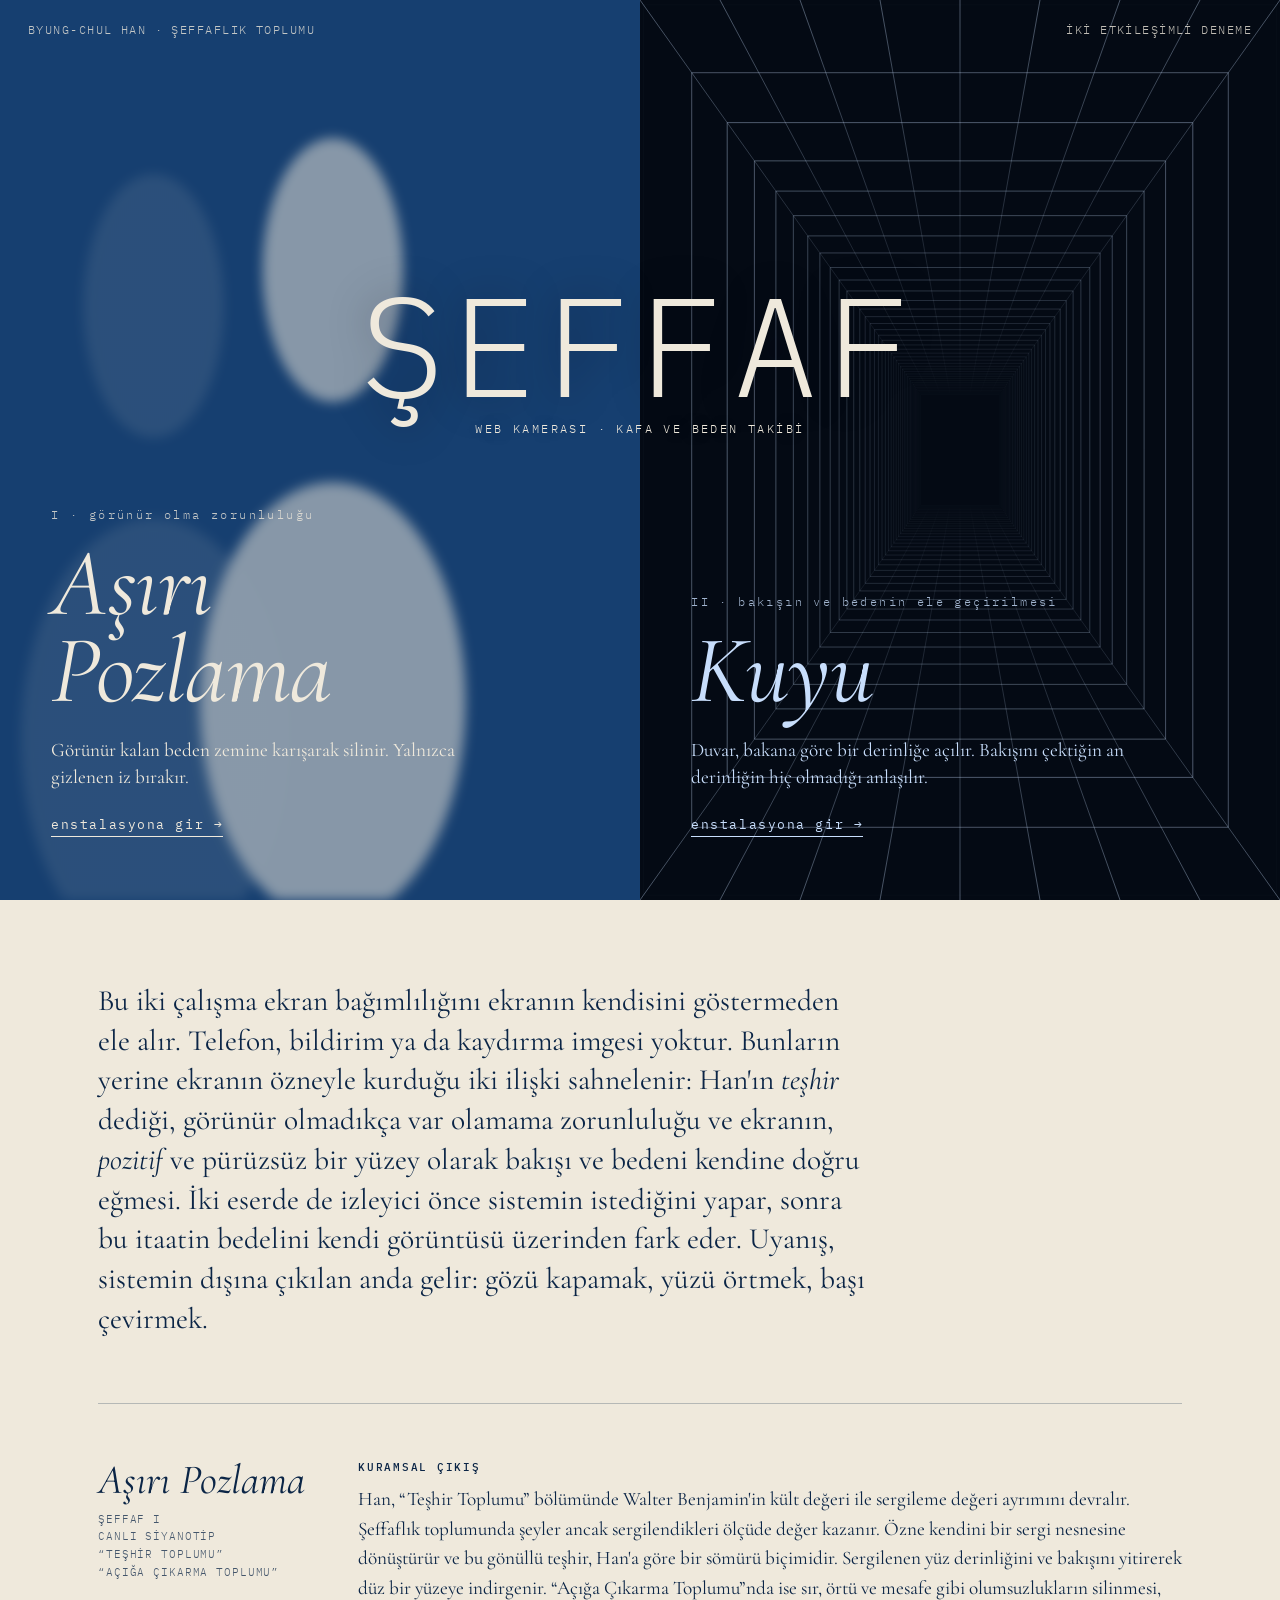
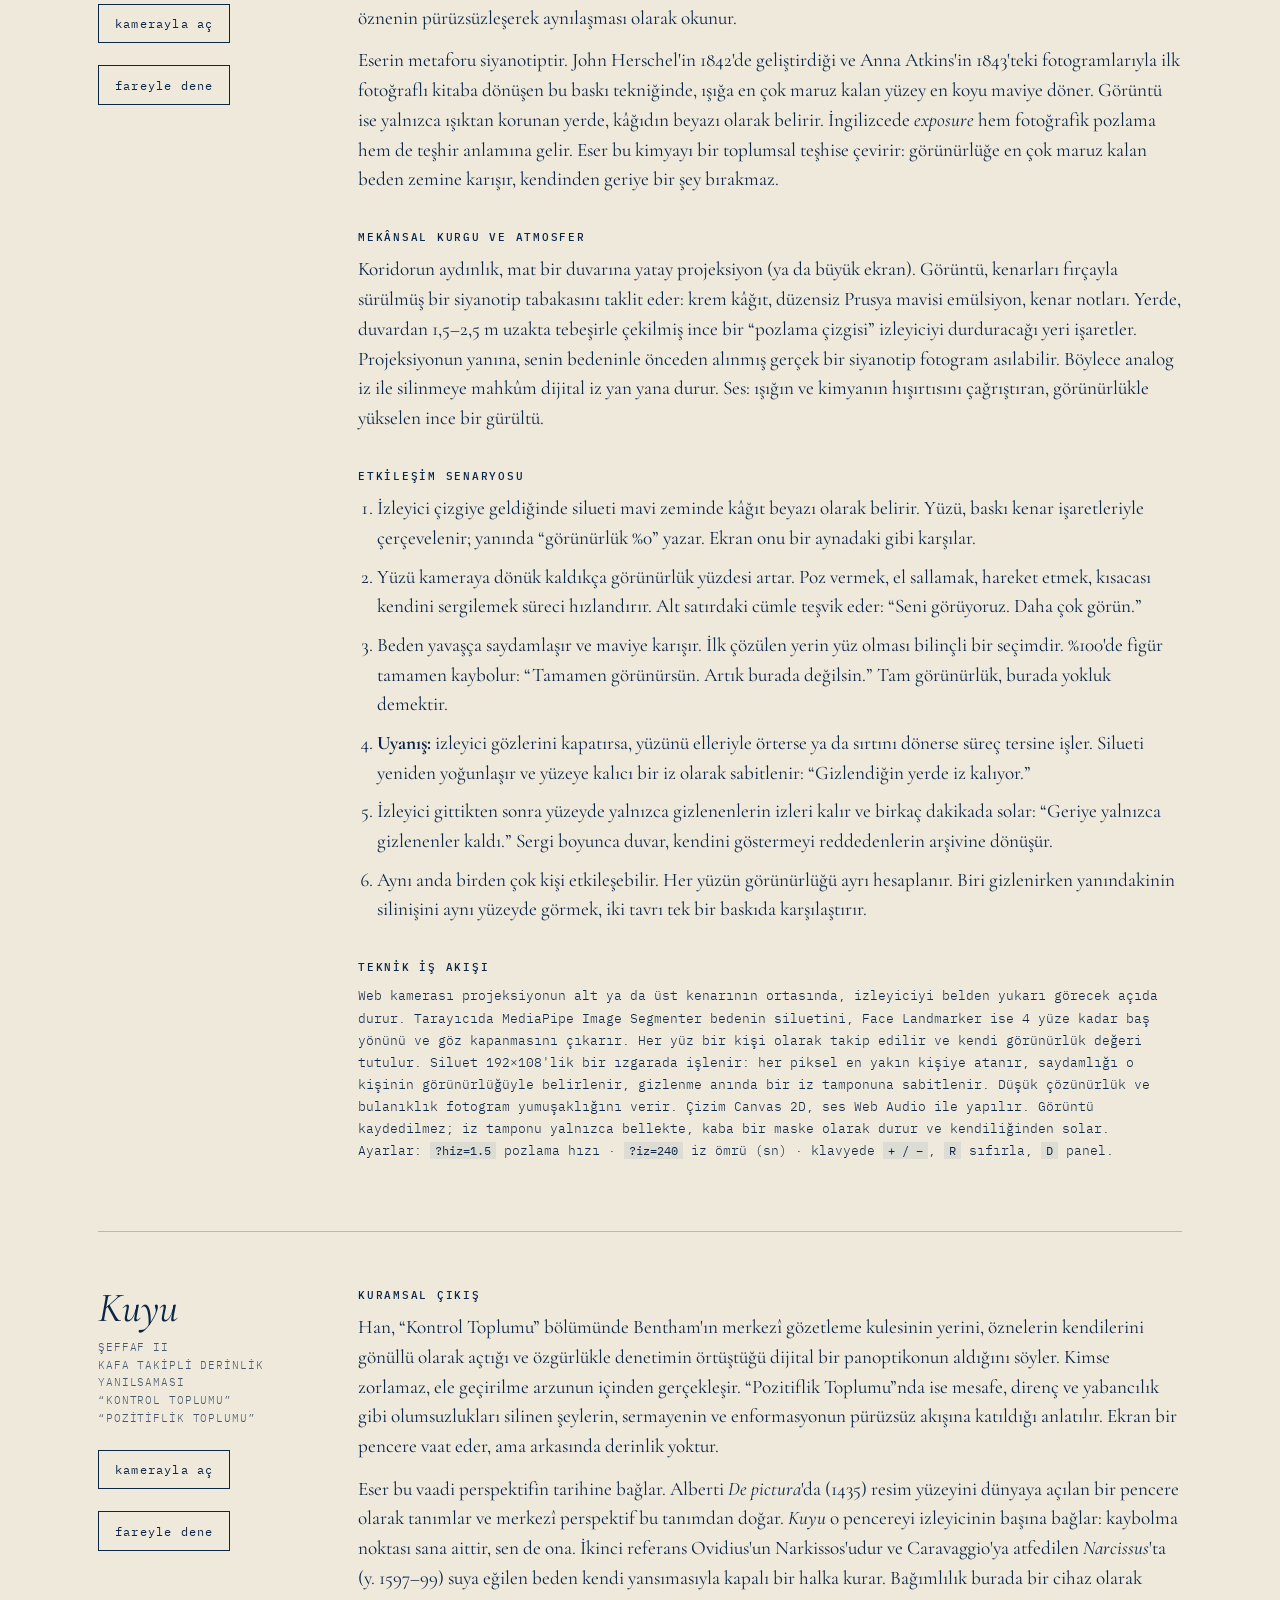
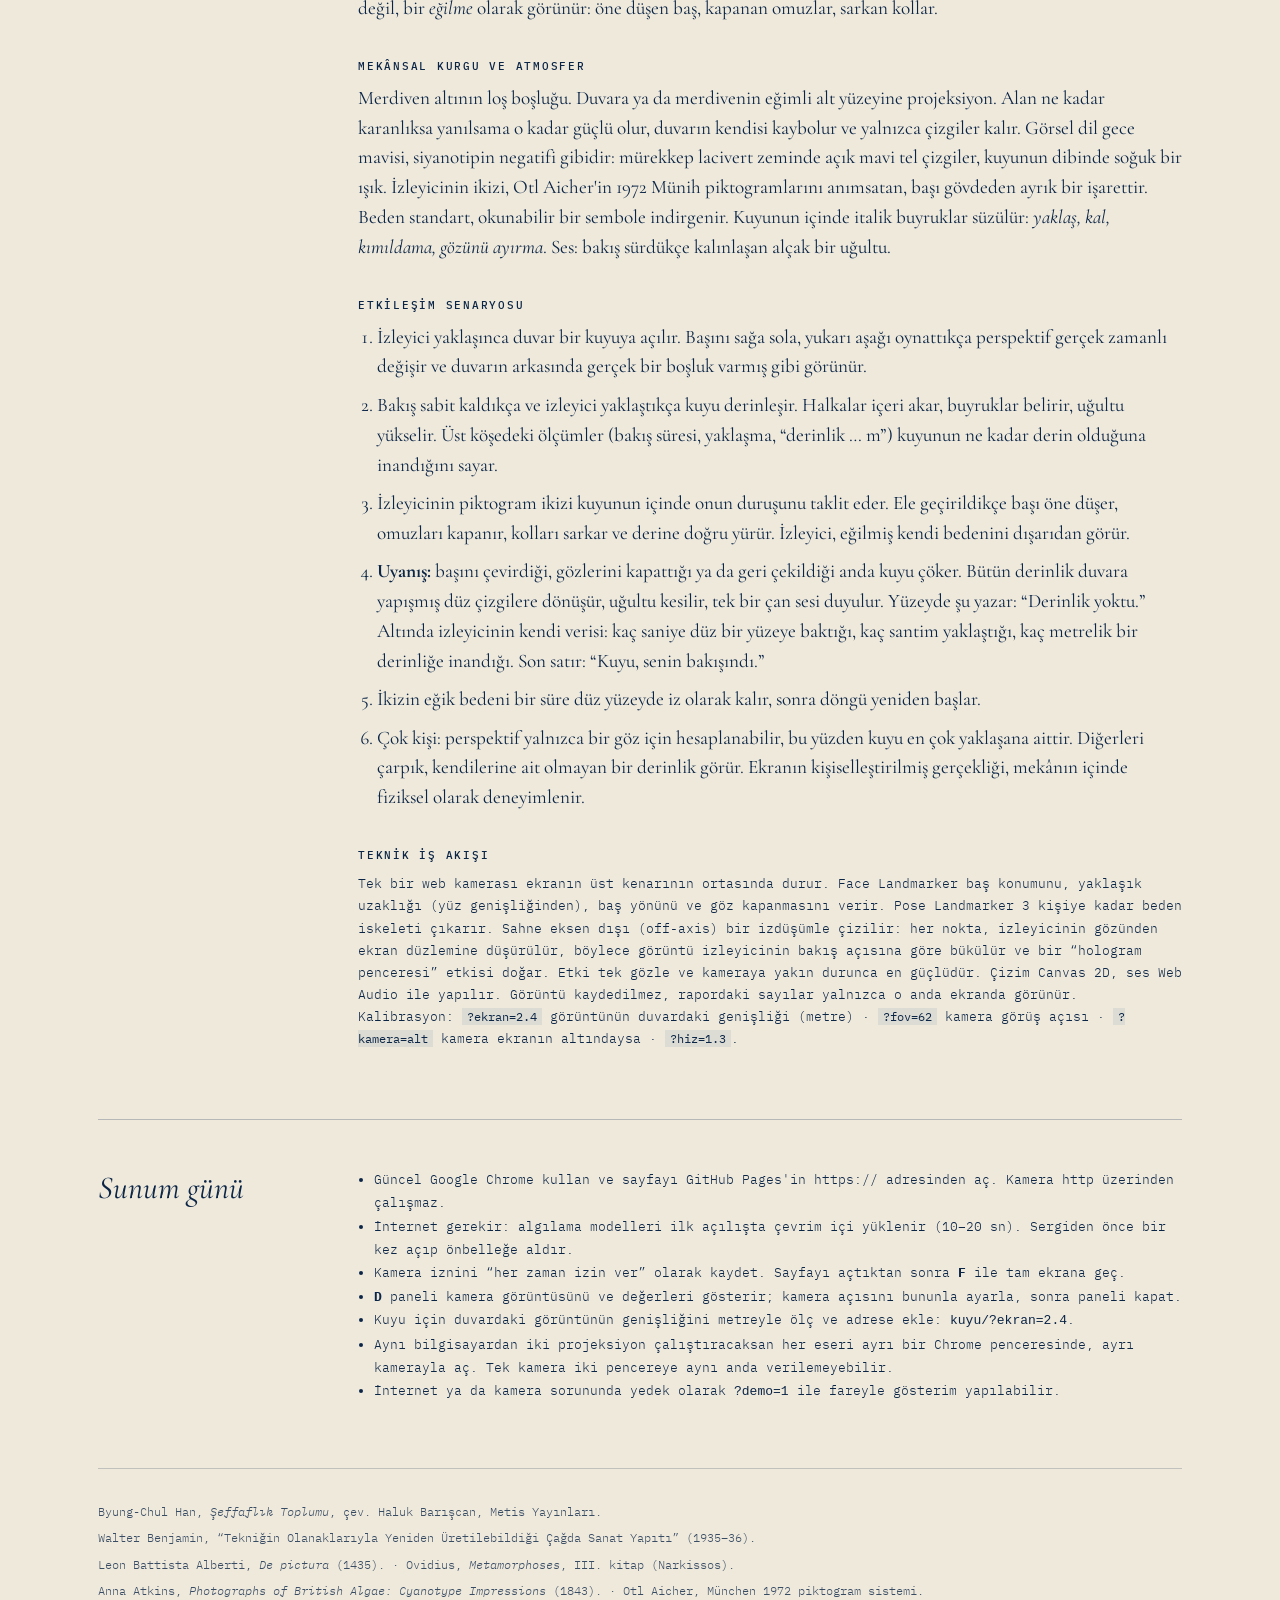
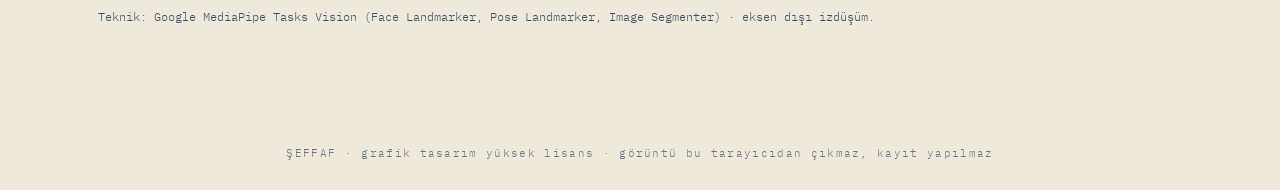
<file: index.html>
<!doctype html>
<html lang="tr">
<head>
<meta charset="utf-8">
<meta name="viewport" content="width=device-width, initial-scale=1">
<title>ŞEFFAF — Şeffaflık Toplumu üzerine iki etkileşimli deneme</title>
<meta name="description" content="Byung-Chul Han'ın Şeffaflık Toplumu'ndan yola çıkan, web kamerasıyla çalışan iki etkileşimli enstalasyon: Aşırı Pozlama ve Kuyu.">
<link rel="preconnect" href="https://fonts.googleapis.com">
<link rel="preconnect" href="https://fonts.gstatic.com" crossorigin>
<link href="https://fonts.googleapis.com/css2?family=Cormorant+Garamond:ital,wght@0,400;0,500;1,400;1,500&family=IBM+Plex+Mono:wght@300;400;500&display=swap" rel="stylesheet">
<style>
  :root {
    --siyano: #163f70; --siyano-koyu: #0b2546; --kagit: #efe9dc; --gece: #040a14; --cizgi: #c8defc;
    --mono: "IBM Plex Mono", ui-monospace, Menlo, monospace;
    --serif: "Cormorant Garamond", Garamond, "Times New Roman", serif;
  }
  * { box-sizing: border-box; }
  html { scroll-behavior: smooth; }
  body { margin: 0; background: var(--kagit); color: var(--siyano-koyu); font-family: var(--serif); -webkit-font-smoothing: antialiased; }
  a { color: inherit; }
  .mono { font-family: var(--mono); }

  /* Açılış */
  .ust-bant { position: absolute; top: 0; left: 0; right: 0; display: flex; justify-content: space-between; padding: 22px 28px; font: 300 12px/1.4 var(--mono); letter-spacing: .12em; text-transform: uppercase; z-index: 3; color: #efe9dc; opacity: .8; }
  .giris { position: relative; display: grid; grid-template-columns: 1fr 1fr; min-height: 100vh; }
  .yari { position: relative; display: flex; flex-direction: column; justify-content: flex-end; padding: 0 clamp(24px, 4vw, 64px) clamp(40px, 7vh, 90px); text-decoration: none; overflow: hidden; }
  .yari .no { font: 300 12px var(--mono); letter-spacing: .2em; margin-bottom: 1.2rem; opacity: .8; }
  .yari h2 { font-weight: 400; font-style: italic; font-size: clamp(3rem, 7.5vw, 7.5rem); line-height: .9; margin: 0 0 1.4rem; letter-spacing: -.015em; }
  .yari p { font-size: clamp(1.1rem, 1.5vw, 1.4rem); line-height: 1.4; max-width: 28rem; margin: 0 0 1.6rem; }
  .yari .git { font: 400 13px var(--mono); letter-spacing: .12em; border-bottom: 1px solid currentColor; align-self: flex-start; padding-bottom: 3px; }
  .yari .gorsel { position: absolute; inset: 0; z-index: 0; }
  .yari > *:not(.gorsel) { position: relative; z-index: 1; }

  .poz { background: var(--siyano); color: var(--kagit); }
  .poz .gorsel { background:
      radial-gradient(ellipse 18% 24% at 52% 30%, rgba(239,233,220,.95) 60%, transparent 62%),
      radial-gradient(ellipse 34% 40% at 52% 78%, rgba(239,233,220,.95) 60%, transparent 62%),
      radial-gradient(ellipse 18% 24% at 24% 34%, rgba(239,233,220,.18) 60%, transparent 62%),
      radial-gradient(ellipse 34% 40% at 24% 82%, rgba(239,233,220,.18) 60%, transparent 62%);
    filter: blur(6px); opacity: .55; transition: opacity 1.2s ease; }
  .poz:hover .gorsel { opacity: .12; }

  .kuyu { background: var(--gece); color: var(--cizgi); }
  .kuyu .gorsel { opacity: .9; width: 100%; height: 100%; display: block; }

  .baslik { position: absolute; left: 50%; top: 40%; transform: translate(-50%, -50%); z-index: 2; text-align: center; pointer-events: none; color: #efe9dc; text-shadow: 0 0 40px rgba(4,10,20,.35); }
  .baslik h1 { font: 500 clamp(3.4rem, 11vw, 10rem)/0.85 var(--mono); letter-spacing: .06em; margin: 0; font-weight: 300; }
  .baslik p { font: 300 12px var(--mono); letter-spacing: .2em; text-transform: uppercase; margin: 1rem 0 0; }

  /* Metin */
  main { max-width: 1180px; margin: 0 auto; padding: clamp(48px, 9vh, 120px) clamp(22px, 4vw, 48px); }
  .on { font-size: clamp(1.4rem, 2.3vw, 2rem); line-height: 1.35; max-width: 48rem; margin: 0 0 4rem; }
  .on em { font-style: italic; }
  .eser { display: grid; grid-template-columns: 220px 1fr; gap: 2.5rem; padding: 3.5rem 0; border-top: 1px solid rgba(11,37,70,.25); }
  .eser .yan h3 { font-weight: 400; font-style: italic; font-size: 2.6rem; line-height: 1; margin: 0 0 .6rem; }
  .eser .yan .etiket { font: 300 11px/1.6 var(--mono); letter-spacing: .08em; text-transform: uppercase; opacity: .75; }
  .eser .yan a.dene { display: inline-block; margin-top: 1.4rem; font: 400 12px var(--mono); letter-spacing: .1em; padding: .7rem 1rem; border: 1px solid currentColor; text-decoration: none; }
  .eser .yan a.dene + a.dene { margin-top: .6rem; opacity: .7; }
  .eser h4 { font: 500 11px var(--mono); letter-spacing: .16em; text-transform: uppercase; margin: 2.2rem 0 .7rem; }
  .eser h4:first-child { margin-top: 0; }
  .eser p, .eser li { font-size: 1.2rem; line-height: 1.55; margin: 0 0 .8rem; }
  .eser ol { padding-left: 1.2rem; margin: 0; }
  .eser li { margin-bottom: .55rem; }
  .eser .teknik { font: 300 13px/1.7 var(--mono); }
  .eser code { font: 400 12px var(--mono); background: rgba(22,63,112,.08); padding: 1px 5px; }
  .kurulum { border-top: 1px solid rgba(11,37,70,.25); padding-top: 3rem; display: grid; grid-template-columns: 220px 1fr; gap: 2.5rem; }
  .kurulum h3 { font-weight: 400; font-style: italic; font-size: 2rem; margin: 0; }
  .kurulum ul { font: 300 13px/1.8 var(--mono); padding-left: 1rem; margin: 0; }
  .kaynak { margin-top: 4rem; font: 300 12px/1.8 var(--mono); opacity: .8; border-top: 1px solid rgba(11,37,70,.25); padding-top: 2rem; }
  .kaynak p { margin: 0 0 .3rem; }
  footer { font: 300 11px var(--mono); letter-spacing: .12em; text-align: center; padding: 2rem; opacity: .6; }

  @media (max-width: 820px) {
    .giris { grid-template-columns: 1fr; }
    .yari { min-height: 70vh; }
    .baslik { top: 12%; }
    .eser, .kurulum { grid-template-columns: 1fr; gap: 1.2rem; }
  }
</style>
</head>
<body>

<div class="ust-bant"><span>Byung-Chul Han · Şeffaflık Toplumu</span><span>iki etkileşimli deneme</span></div>

<section class="giris">
  <a class="yari poz" href="asiri-pozlama/">
    <div class="gorsel"></div>
    <div class="no">I · görünür olma zorunluluğu</div>
    <h2>Aşırı<br>Pozlama</h2>
    <p>Görünür kalan beden zemine karışarak silinir. Yalnızca gizlenen iz bırakır.</p>
    <span class="git">enstalasyona gir →</span>
  </a>
  <a class="yari kuyu" href="kuyu/">
    <canvas class="gorsel" id="kuyuOnizleme"></canvas>
    <div class="no">II · bakışın ve bedenin ele geçirilmesi</div>
    <h2>Kuyu</h2>
    <p>Duvar, bakana göre bir derinliğe açılır. Bakışını çektiğin an derinliğin hiç olmadığı anlaşılır.</p>
    <span class="git">enstalasyona gir →</span>
  </a>
  <div class="baslik"><h1>ŞEFFAF</h1><p>web kamerası · kafa ve beden takibi</p></div>
</section>

<main>
  <p class="on">Bu iki çalışma ekran bağımlılığını ekranın kendisini göstermeden ele alır. Telefon, bildirim ya da kaydırma imgesi yoktur. Bunların yerine ekranın özneyle kurduğu iki ilişki sahnelenir: Han'ın <em>teşhir</em> dediği, görünür olmadıkça var olamama zorunluluğu ve ekranın, <em>pozitif</em> ve pürüzsüz bir yüzey olarak bakışı ve bedeni kendine doğru eğmesi. İki eserde de izleyici önce sistemin istediğini yapar, sonra bu itaatin bedelini kendi görüntüsü üzerinden fark eder. Uyanış, sistemin dışına çıkılan anda gelir: gözü kapamak, yüzü örtmek, başı çevirmek.</p>

  <!-- I -->
  <section class="eser" id="asiri-pozlama">
    <div class="yan">
      <h3>Aşırı Pozlama</h3>
      <div class="etiket">ŞEFFAF I<br>canlı siyanotip<br>“Teşhir Toplumu”<br>“Açığa Çıkarma Toplumu”</div>
      <a class="dene" href="asiri-pozlama/">kamerayla aç</a><br>
      <a class="dene" href="asiri-pozlama/?demo=1">fareyle dene</a>
    </div>
    <div>
      <h4>Kuramsal çıkış</h4>
      <p>Han, “Teşhir Toplumu” bölümünde Walter Benjamin'in kült değeri ile sergileme değeri ayrımını devralır. Şeffaflık toplumunda şeyler ancak sergilendikleri ölçüde değer kazanır. Özne kendini bir sergi nesnesine dönüştürür ve bu gönüllü teşhir, Han'a göre bir sömürü biçimidir. Sergilenen yüz derinliğini ve bakışını yitirerek düz bir yüzeye indirgenir. “Açığa Çıkarma Toplumu”nda ise sır, örtü ve mesafe gibi olumsuzlukların silinmesi, öznenin pürüzsüzleşerek aynılaşması olarak okunur.</p>
      <p>Eserin metaforu siyanotiptir. John Herschel'in 1842'de geliştirdiği ve Anna Atkins'in 1843'teki fotogramlarıyla ilk fotoğraflı kitaba dönüşen bu baskı tekniğinde, ışığa en çok maruz kalan yüzey en koyu maviye döner. Görüntü ise yalnızca ışıktan korunan yerde, kâğıdın beyazı olarak belirir. İngilizcede <em>exposure</em> hem fotoğrafik pozlama hem de teşhir anlamına gelir. Eser bu kimyayı bir toplumsal teşhise çevirir: görünürlüğe en çok maruz kalan beden zemine karışır, kendinden geriye bir şey bırakmaz.</p>

      <h4>Mekânsal kurgu ve atmosfer</h4>
      <p>Koridorun aydınlık, mat bir duvarına yatay projeksiyon (ya da büyük ekran). Görüntü, kenarları fırçayla sürülmüş bir siyanotip tabakasını taklit eder: krem kâğıt, düzensiz Prusya mavisi emülsiyon, kenar notları. Yerde, duvardan 1,5–2,5 m uzakta tebeşirle çekilmiş ince bir “pozlama çizgisi” izleyiciyi durduracağı yeri işaretler. Projeksiyonun yanına, senin bedeninle önceden alınmış gerçek bir siyanotip fotogram asılabilir. Böylece analog iz ile silinmeye mahkûm dijital iz yan yana durur. Ses: ışığın ve kimyanın hışırtısını çağrıştıran, görünürlükle yükselen ince bir gürültü.</p>

      <h4>Etkileşim senaryosu</h4>
      <ol>
        <li>İzleyici çizgiye geldiğinde silueti mavi zeminde kâğıt beyazı olarak belirir. Yüzü, baskı kenar işaretleriyle çerçevelenir; yanında “görünürlük %0” yazar. Ekran onu bir aynadaki gibi karşılar.</li>
        <li>Yüzü kameraya dönük kaldıkça görünürlük yüzdesi artar. Poz vermek, el sallamak, hareket etmek, kısacası kendini sergilemek süreci hızlandırır. Alt satırdaki cümle teşvik eder: “Seni görüyoruz. Daha çok görün.”</li>
        <li>Beden yavaşça saydamlaşır ve maviye karışır. İlk çözülen yerin yüz olması bilinçli bir seçimdir. %100'de figür tamamen kaybolur: “Tamamen görünürsün. Artık burada değilsin.” Tam görünürlük, burada yokluk demektir.</li>
        <li><strong>Uyanış:</strong> izleyici gözlerini kapatırsa, yüzünü elleriyle örterse ya da sırtını dönerse süreç tersine işler. Silueti yeniden yoğunlaşır ve yüzeye kalıcı bir iz olarak sabitlenir: “Gizlendiğin yerde iz kalıyor.”</li>
        <li>İzleyici gittikten sonra yüzeyde yalnızca gizlenenlerin izleri kalır ve birkaç dakikada solar: “Geriye yalnızca gizlenenler kaldı.” Sergi boyunca duvar, kendini göstermeyi reddedenlerin arşivine dönüşür.</li>
        <li>Aynı anda birden çok kişi etkileşebilir. Her yüzün görünürlüğü ayrı hesaplanır. Biri gizlenirken yanındakinin silinişini aynı yüzeyde görmek, iki tavrı tek bir baskıda karşılaştırır.</li>
      </ol>

      <h4>Teknik iş akışı</h4>
      <p class="teknik">Web kamerası projeksiyonun alt ya da üst kenarının ortasında, izleyiciyi belden yukarı görecek açıda durur. Tarayıcıda MediaPipe Image Segmenter bedenin siluetini, Face Landmarker ise 4 yüze kadar baş yönünü ve göz kapanmasını çıkarır. Her yüz bir kişi olarak takip edilir ve kendi görünürlük değeri tutulur. Siluet 192×108'lik bir ızgarada işlenir: her piksel en yakın kişiye atanır, saydamlığı o kişinin görünürlüğüyle belirlenir, gizlenme anında bir iz tamponuna sabitlenir. Düşük çözünürlük ve bulanıklık fotogram yumuşaklığını verir. Çizim Canvas 2D, ses Web Audio ile yapılır. Görüntü kaydedilmez; iz tamponu yalnızca bellekte, kaba bir maske olarak durur ve kendiliğinden solar.<br>
      Ayarlar: <code>?hiz=1.5</code> pozlama hızı · <code>?iz=240</code> iz ömrü (sn) · klavyede <code>+ / −</code>, <code>R</code> sıfırla, <code>D</code> panel.</p>
    </div>
  </section>

  <!-- II -->
  <section class="eser" id="kuyu">
    <div class="yan">
      <h3>Kuyu</h3>
      <div class="etiket">ŞEFFAF II<br>kafa takipli derinlik yanılsaması<br>“Kontrol Toplumu”<br>“Pozitiflik Toplumu”</div>
      <a class="dene" href="kuyu/">kamerayla aç</a><br>
      <a class="dene" href="kuyu/?demo=1">fareyle dene</a>
    </div>
    <div>
      <h4>Kuramsal çıkış</h4>
      <p>Han, “Kontrol Toplumu” bölümünde Bentham'ın merkezî gözetleme kulesinin yerini, öznelerin kendilerini gönüllü olarak açtığı ve özgürlükle denetimin örtüştüğü dijital bir panoptikonun aldığını söyler. Kimse zorlamaz, ele geçirilme arzunun içinden gerçekleşir. “Pozitiflik Toplumu”nda ise mesafe, direnç ve yabancılık gibi olumsuzlukları silinen şeylerin, sermayenin ve enformasyonun pürüzsüz akışına katıldığı anlatılır. Ekran bir pencere vaat eder, ama arkasında derinlik yoktur.</p>
      <p>Eser bu vaadi perspektifin tarihine bağlar. Alberti <em>De pictura</em>'da (1435) resim yüzeyini dünyaya açılan bir pencere olarak tanımlar ve merkezî perspektif bu tanımdan doğar. <em>Kuyu</em> o pencereyi izleyicinin başına bağlar: kaybolma noktası sana aittir, sen de ona. İkinci referans Ovidius'un Narkissos'udur ve Caravaggio'ya atfedilen <em>Narcissus</em>'ta (y. 1597–99) suya eğilen beden kendi yansımasıyla kapalı bir halka kurar. Bağımlılık burada bir cihaz olarak değil, bir <em>eğilme</em> olarak görünür: öne düşen baş, kapanan omuzlar, sarkan kollar.</p>

      <h4>Mekânsal kurgu ve atmosfer</h4>
      <p>Merdiven altının loş boşluğu. Duvara ya da merdivenin eğimli alt yüzeyine projeksiyon. Alan ne kadar karanlıksa yanılsama o kadar güçlü olur, duvarın kendisi kaybolur ve yalnızca çizgiler kalır. Görsel dil gece mavisi, siyanotipin negatifi gibidir: mürekkep lacivert zeminde açık mavi tel çizgiler, kuyunun dibinde soğuk bir ışık. İzleyicinin ikizi, Otl Aicher'in 1972 Münih piktogramlarını anımsatan, başı gövdeden ayrık bir işarettir. Beden standart, okunabilir bir sembole indirgenir. Kuyunun içinde italik buyruklar süzülür: <em>yaklaş, kal, kımıldama, gözünü ayırma</em>. Ses: bakış sürdükçe kalınlaşan alçak bir uğultu.</p>

      <h4>Etkileşim senaryosu</h4>
      <ol>
        <li>İzleyici yaklaşınca duvar bir kuyuya açılır. Başını sağa sola, yukarı aşağı oynattıkça perspektif gerçek zamanlı değişir ve duvarın arkasında gerçek bir boşluk varmış gibi görünür.</li>
        <li>Bakış sabit kaldıkça ve izleyici yaklaştıkça kuyu derinleşir. Halkalar içeri akar, buyruklar belirir, uğultu yükselir. Üst köşedeki ölçümler (bakış süresi, yaklaşma, “derinlik … m”) kuyunun ne kadar derin olduğuna inandığını sayar.</li>
        <li>İzleyicinin piktogram ikizi kuyunun içinde onun duruşunu taklit eder. Ele geçirildikçe başı öne düşer, omuzları kapanır, kolları sarkar ve derine doğru yürür. İzleyici, eğilmiş kendi bedenini dışarıdan görür.</li>
        <li><strong>Uyanış:</strong> başını çevirdiği, gözlerini kapattığı ya da geri çekildiği anda kuyu çöker. Bütün derinlik duvara yapışmış düz çizgilere dönüşür, uğultu kesilir, tek bir çan sesi duyulur. Yüzeyde şu yazar: “Derinlik yoktu.” Altında izleyicinin kendi verisi: kaç saniye düz bir yüzeye baktığı, kaç santim yaklaştığı, kaç metrelik bir derinliğe inandığı. Son satır: “Kuyu, senin bakışındı.”</li>
        <li>İkizin eğik bedeni bir süre düz yüzeyde iz olarak kalır, sonra döngü yeniden başlar.</li>
        <li>Çok kişi: perspektif yalnızca bir göz için hesaplanabilir, bu yüzden kuyu en çok yaklaşana aittir. Diğerleri çarpık, kendilerine ait olmayan bir derinlik görür. Ekranın kişiselleştirilmiş gerçekliği, mekânın içinde fiziksel olarak deneyimlenir.</li>
      </ol>

      <h4>Teknik iş akışı</h4>
      <p class="teknik">Tek bir web kamerası ekranın üst kenarının ortasında durur. Face Landmarker baş konumunu, yaklaşık uzaklığı (yüz genişliğinden), baş yönünü ve göz kapanmasını verir. Pose Landmarker 3 kişiye kadar beden iskeleti çıkarır. Sahne eksen dışı (off-axis) bir izdüşümle çizilir: her nokta, izleyicinin gözünden ekran düzlemine düşürülür, böylece görüntü izleyicinin bakış açısına göre bükülür ve bir “hologram penceresi” etkisi doğar. Etki tek gözle ve kameraya yakın durunca en güçlüdür. Çizim Canvas 2D, ses Web Audio ile yapılır. Görüntü kaydedilmez, rapordaki sayılar yalnızca o anda ekranda görünür.<br>
      Kalibrasyon: <code>?ekran=2.4</code> görüntünün duvardaki genişliği (metre) · <code>?fov=62</code> kamera görüş açısı · <code>?kamera=alt</code> kamera ekranın altındaysa · <code>?hiz=1.3</code>.</p>
    </div>
  </section>

  <section class="kurulum" id="kurulum">
    <h3>Sunum günü</h3>
    <ul>
      <li>Güncel Google Chrome kullan ve sayfayı GitHub Pages'in https:// adresinden aç. Kamera http üzerinden çalışmaz.</li>
      <li>İnternet gerekir: algılama modelleri ilk açılışta çevrim içi yüklenir (10–20 sn). Sergiden önce bir kez açıp önbelleğe aldır.</li>
      <li>Kamera iznini “her zaman izin ver” olarak kaydet. Sayfayı açtıktan sonra <b>F</b> ile tam ekrana geç.</li>
      <li><b>D</b> paneli kamera görüntüsünü ve değerleri gösterir; kamera açısını bununla ayarla, sonra paneli kapat.</li>
      <li>Kuyu için duvardaki görüntünün genişliğini metreyle ölç ve adrese ekle: <code>kuyu/?ekran=2.4</code>.</li>
      <li>Aynı bilgisayardan iki projeksiyon çalıştıracaksan her eseri ayrı bir Chrome penceresinde, ayrı kamerayla aç. Tek kamera iki pencereye aynı anda verilemeyebilir.</li>
      <li>İnternet ya da kamera sorununda yedek olarak <code>?demo=1</code> ile fareyle gösterim yapılabilir.</li>
    </ul>
  </section>

  <div class="kaynak">
    <p>Byung-Chul Han, <em>Şeffaflık Toplumu</em>, çev. Haluk Barışcan, Metis Yayınları.</p>
    <p>Walter Benjamin, “Tekniğin Olanaklarıyla Yeniden Üretilebildiği Çağda Sanat Yapıtı” (1935–36).</p>
    <p>Leon Battista Alberti, <em>De pictura</em> (1435). · Ovidius, <em>Metamorphoses</em>, III. kitap (Narkissos).</p>
    <p>Anna Atkins, <em>Photographs of British Algae: Cyanotype Impressions</em> (1843). · Otl Aicher, München 1972 piktogram sistemi.</p>
    <p>Teknik: Google MediaPipe Tasks Vision (Face Landmarker, Pose Landmarker, Image Segmenter) · eksen dışı izdüşüm.</p>
  </div>
</main>

<footer>ŞEFFAF · grafik tasarım yüksek lisans · görüntü bu tarayıcıdan çıkmaz, kayıt yapılmaz</footer>

<script>
// Kuyu önizlemesi: fare ile oynayan küçük bir eksen dışı tünel
(() => {
  const c = document.getElementById("kuyuOnizleme");
  const x = c.getContext("2d");
  let w, hh, bx = 0, by = 0, hx = 0, hy = 0, akis = 0;
  function boyut() { const r = c.getBoundingClientRect(); const d = Math.min(devicePixelRatio || 1, 2); c.width = r.width * d; c.height = r.height * d; x.setTransform(d, 0, 0, d, 0, 0); w = r.width; hh = r.height; }
  addEventListener("resize", boyut); boyut();
  c.parentElement.addEventListener("pointermove", (e) => { const r = c.getBoundingClientRect(); hx = ((e.clientX - r.left) / r.width - 0.5) * 0.6; hy = -((e.clientY - r.top) / r.height - 0.5) * 0.6; });
  function p(px, py, pz, z) { const t = z / (z - pz); return [(bx + t * (px - bx) + 0.5) * w, (hh / w / 2 - (by + t * (py - by))) * w]; }
  function ciz(tm) {
    bx += (hx - bx) * 0.06; by += (hy - by) * 0.06; akis += 0.004;
    const z = 1.1, yy = hh / w / 2, D = 8;
    x.fillStyle = "#040a14"; x.fillRect(0, 0, w, hh);
    x.lineWidth = 1;
    for (let i = 0; i < 40; i++) {
      const zz = -(((i * 0.2 + akis) % D));
      const a = Math.exp(zz / 2.4) * Math.min(1, -zz / 0.25) * 0.5;
      x.strokeStyle = `rgba(200,222,252,${a})`;
      const q = [p(-.5, yy, zz, z), p(.5, yy, zz, z), p(.5, -yy, zz, z), p(-.5, -yy, zz, z)];
      x.beginPath(); x.moveTo(...q[0]); q.slice(1).forEach((v) => x.lineTo(...v)); x.closePath(); x.stroke();
    }
    for (let i = 0; i <= 8; i++) {
      const u = -.5 + i / 8;
      for (const yv of [yy, -yy]) {
        const g = x.createLinearGradient(...p(u, yv, 0, z), ...p(u, yv, -D, z));
        g.addColorStop(0, "rgba(200,222,252,.4)"); g.addColorStop(1, "rgba(200,222,252,0)");
        x.strokeStyle = g; x.beginPath(); x.moveTo(...p(u, yv, 0, z)); x.lineTo(...p(u, yv, -D, z)); x.stroke();
      }
    }
    requestAnimationFrame(ciz);
  }
  requestAnimationFrame(ciz);
})();
</script>
</body>
</html>
</file>
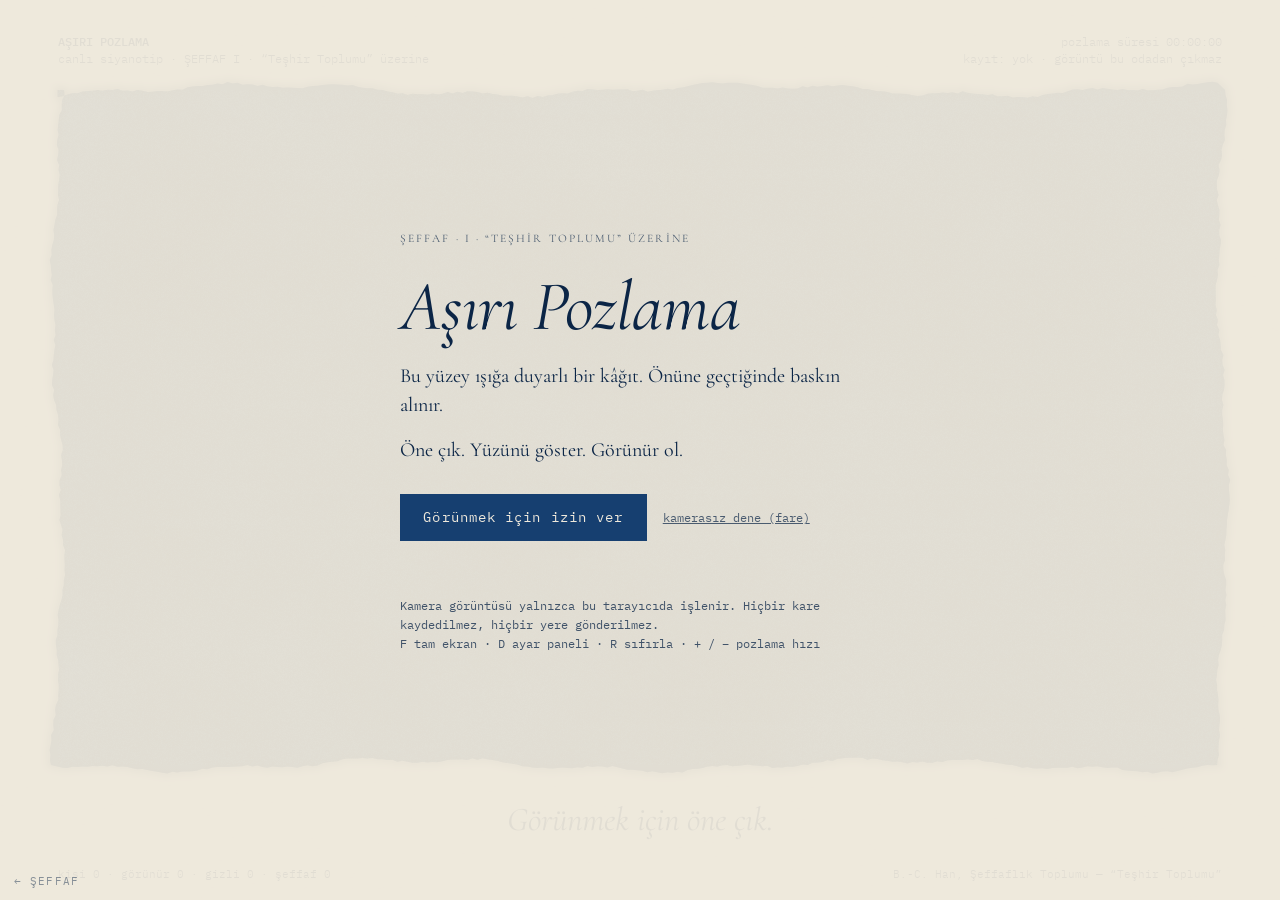
<file: asiri-pozlama/index.html>
<!doctype html>
<html lang="tr">
<head>
<meta charset="utf-8">
<meta name="viewport" content="width=device-width, initial-scale=1">
<title>Aşırı Pozlama — ŞEFFAF</title>
<link rel="preconnect" href="https://fonts.googleapis.com">
<link rel="preconnect" href="https://fonts.gstatic.com" crossorigin>
<link href="https://fonts.googleapis.com/css2?family=Cormorant+Garamond:ital,wght@0,400;0,500;1,400;1,500&family=IBM+Plex+Mono:wght@300;400;500&display=swap" rel="stylesheet">
<link rel="stylesheet" href="../ortak/stil.css">
<style>
  body { background: #efe9dc; color: #0b2546; }
  .ortu { background: rgba(239, 233, 220, 0.94); --dugme-zemin: #163f70; --dugme-yazi: #efe9dc; }
</style>
</head>
<body>
<canvas class="sahne" id="sahne"></canvas>
<video class="gizli" id="video" playsinline muted></video>

<div class="ortu" id="ortu">
  <div class="icerik">
    <p class="ust">ŞEFFAF · I · “Teşhir Toplumu” üzerine</p>
    <h1>Aşırı Pozlama</h1>
    <p>Bu yüzey ışığa duyarlı bir kâğıt. Önüne geçtiğinde baskın alınır.</p>
    <p>Öne çık. Yüzünü göster. Görünür ol.</p>
    <div class="dugmeler">
      <button class="ana" id="basla">Görünmek için izin ver</button>
      <a class="ince" id="demo" href="?demo=1">kamerasız dene (fare)</a>
    </div>
    <p class="durum" id="durum"></p>
    <p class="not">Kamera görüntüsü yalnızca bu tarayıcıda işlenir. Hiçbir kare kaydedilmez, hiçbir yere gönderilmez.<br>
    F tam ekran · D ayar paneli · R sıfırla · + / − pozlama hızı</p>
  </div>
</div>

<div class="hata-ayikla" id="panel"></div>
<a class="geri" href="../">← ŞEFFAF</a>
<script type="module" src="main.js"></script>
</body>
</html>
</file>
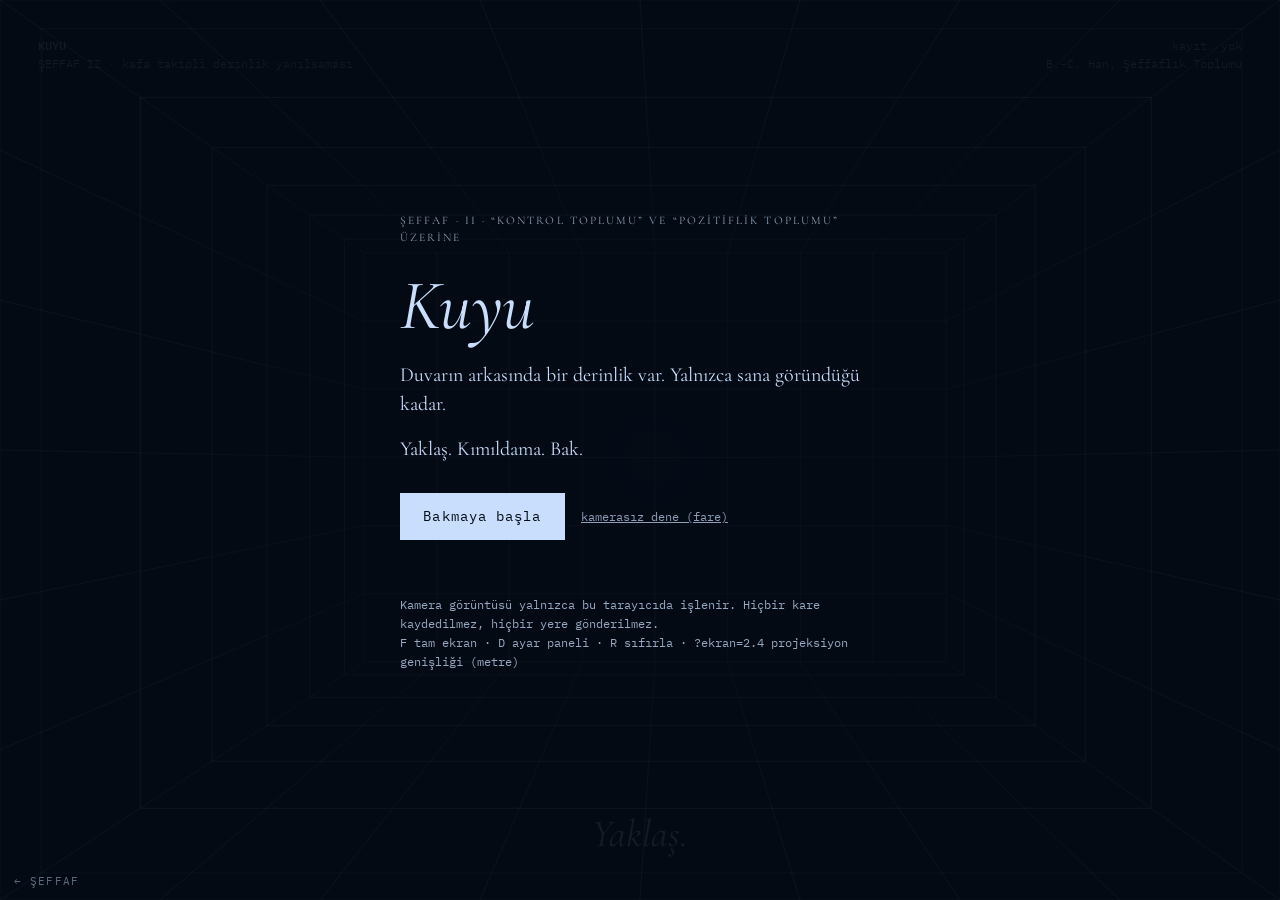
<file: kuyu/index.html>
<!doctype html>
<html lang="tr">
<head>
<meta charset="utf-8">
<meta name="viewport" content="width=device-width, initial-scale=1">
<title>Kuyu — ŞEFFAF</title>
<link rel="preconnect" href="https://fonts.googleapis.com">
<link rel="preconnect" href="https://fonts.gstatic.com" crossorigin>
<link href="https://fonts.googleapis.com/css2?family=Cormorant+Garamond:ital,wght@0,400;0,500;1,400;1,500&family=IBM+Plex+Mono:wght@300;400;500&display=swap" rel="stylesheet">
<link rel="stylesheet" href="../ortak/stil.css">
<style>
  body { background: #040a14; color: #c8defc; }
  .ortu { background: rgba(4, 10, 20, 0.9); --dugme-zemin: #c8defc; --dugme-yazi: #040a14; }
</style>
</head>
<body>
<canvas class="sahne" id="sahne"></canvas>
<video class="gizli" id="video" playsinline muted></video>

<div class="ortu" id="ortu">
  <div class="icerik">
    <p class="ust">ŞEFFAF · II · “Kontrol Toplumu” ve “Pozitiflik Toplumu” üzerine</p>
    <h1>Kuyu</h1>
    <p>Duvarın arkasında bir derinlik var. Yalnızca sana göründüğü kadar.</p>
    <p>Yaklaş. Kımıldama. Bak.</p>
    <div class="dugmeler">
      <button class="ana" id="basla">Bakmaya başla</button>
      <a class="ince" id="demo" href="?demo=1">kamerasız dene (fare)</a>
    </div>
    <p class="durum" id="durum"></p>
    <p class="not">Kamera görüntüsü yalnızca bu tarayıcıda işlenir. Hiçbir kare kaydedilmez, hiçbir yere gönderilmez.<br>
    F tam ekran · D ayar paneli · R sıfırla · ?ekran=2.4 projeksiyon genişliği (metre)</p>
  </div>
</div>

<div class="hata-ayikla" id="panel"></div>
<a class="geri" href="../">← ŞEFFAF</a>
<script type="module" src="main.js"></script>
</body>
</html>
</file>
<file: ortak/stil.css>
:root {
  --siyano: #163f70;
  --siyano-koyu: #0b2546;
  --kagit: #efe9dc;
  --gece: #040a14;
  --cizgi: #c8defc;
  --mono: "IBM Plex Mono", ui-monospace, "SFMono-Regular", Menlo, monospace;
  --serif: "Cormorant Garamond", "Cormorant", Garamond, "Times New Roman", serif;
}
* { box-sizing: border-box; }
html, body { margin: 0; height: 100%; overflow: hidden; cursor: default; }
body { font-family: var(--mono); -webkit-font-smoothing: antialiased; }
canvas.sahne { position: fixed; inset: 0; width: 100vw; height: 100vh; display: block; }
video.gizli { position: fixed; width: 1px; height: 1px; opacity: 0; pointer-events: none; }
body.calisiyor { cursor: none; }

/* Başlangıç örtüsü */
.ortu {
  position: fixed; inset: 0; display: flex; align-items: center; justify-content: center;
  z-index: 10; transition: opacity 1.2s ease;
}
.ortu.kapandi { opacity: 0; pointer-events: none; }
.ortu .icerik { max-width: 34rem; padding: 2rem; }
.ortu .ust { font-size: 0.72rem; letter-spacing: 0.18em; text-transform: uppercase; opacity: 0.7; margin: 0 0 1.6rem; }
.ortu h1 { font-family: var(--serif); font-weight: 400; font-style: italic; font-size: clamp(2.6rem, 6vw, 4.4rem); line-height: 1; margin: 0 0 1.2rem; letter-spacing: -0.01em; }
.ortu p { font-family: var(--serif); font-size: 1.25rem; line-height: 1.45; margin: 0 0 1rem; }
.ortu .not { font-family: var(--mono); font-size: 0.74rem; line-height: 1.6; opacity: 0.75; margin-top: 1.6rem; }
.ortu .dugmeler { display: flex; gap: 1rem; flex-wrap: wrap; margin-top: 1.8rem; align-items: center; }
.ortu button, .ortu a.dugme {
  font-family: var(--mono); font-size: 0.85rem; letter-spacing: 0.08em; padding: 0.85rem 1.4rem;
  border: 1px solid currentColor; background: transparent; color: inherit; cursor: pointer; text-decoration: none;
}
.ortu button.ana { background: var(--dugme-zemin, #111); color: var(--dugme-yazi, #fff); border-color: var(--dugme-zemin, #111); }
.ortu a.ince { font-size: 0.75rem; color: inherit; opacity: 0.7; }
.ortu .durum { font-size: 0.75rem; margin-top: 1rem; min-height: 1.2em; opacity: 0.85; }
.ortu .hata { color: #b3261e; }

/* Hata ayıklama paneli (D tuşu) */
.hata-ayikla {
  position: fixed; right: 12px; bottom: 12px; z-index: 20; display: none;
  background: rgba(0,0,0,0.72); color: #cfe; font: 11px/1.5 var(--mono); padding: 8px; max-width: 280px; white-space: pre;
}
.hata-ayikla video { width: 256px; transform: scaleX(-1); display: block; margin-bottom: 6px; }
.hata-ayikla.acik { display: block; }

.geri { position: fixed; left: 14px; bottom: 12px; z-index: 11; font: 11px var(--mono); opacity: 0.45; color: inherit; text-decoration: none; letter-spacing: 0.1em; }
body.calisiyor .geri { display: none; }
</file>
